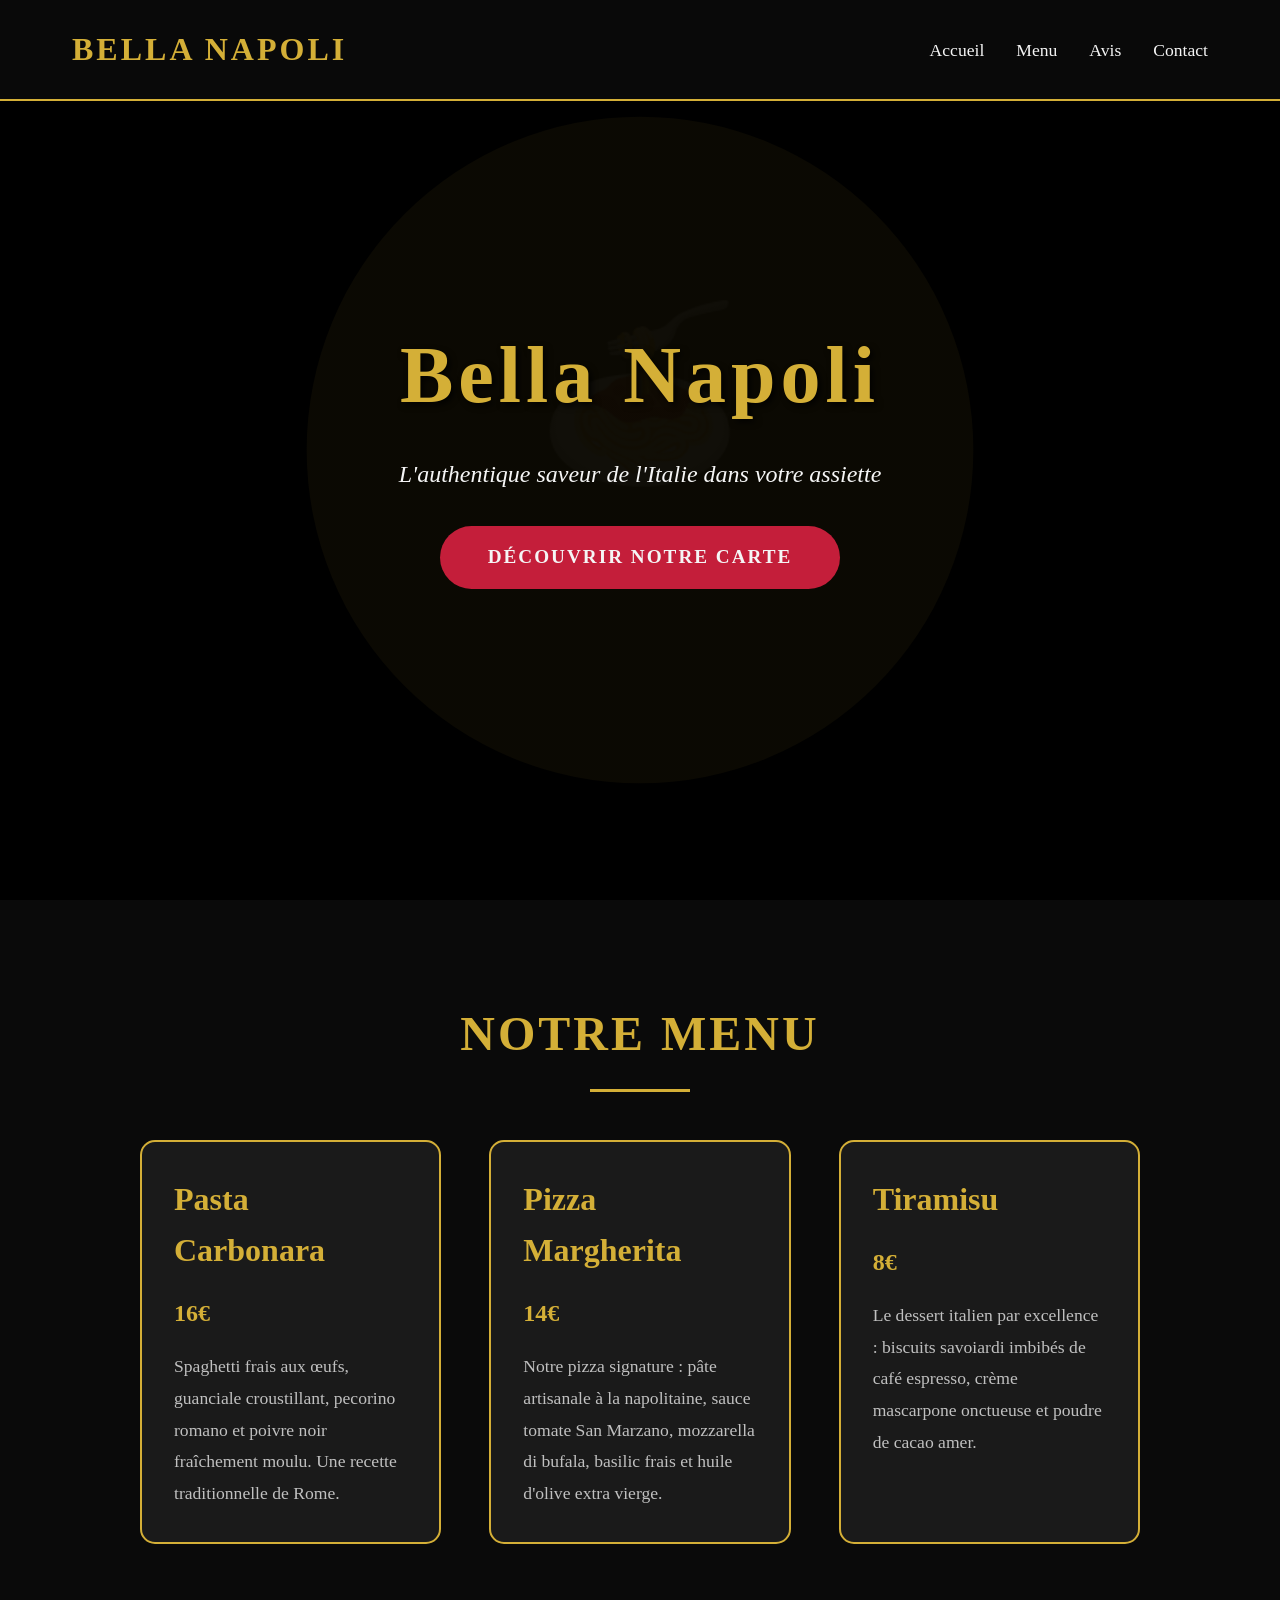
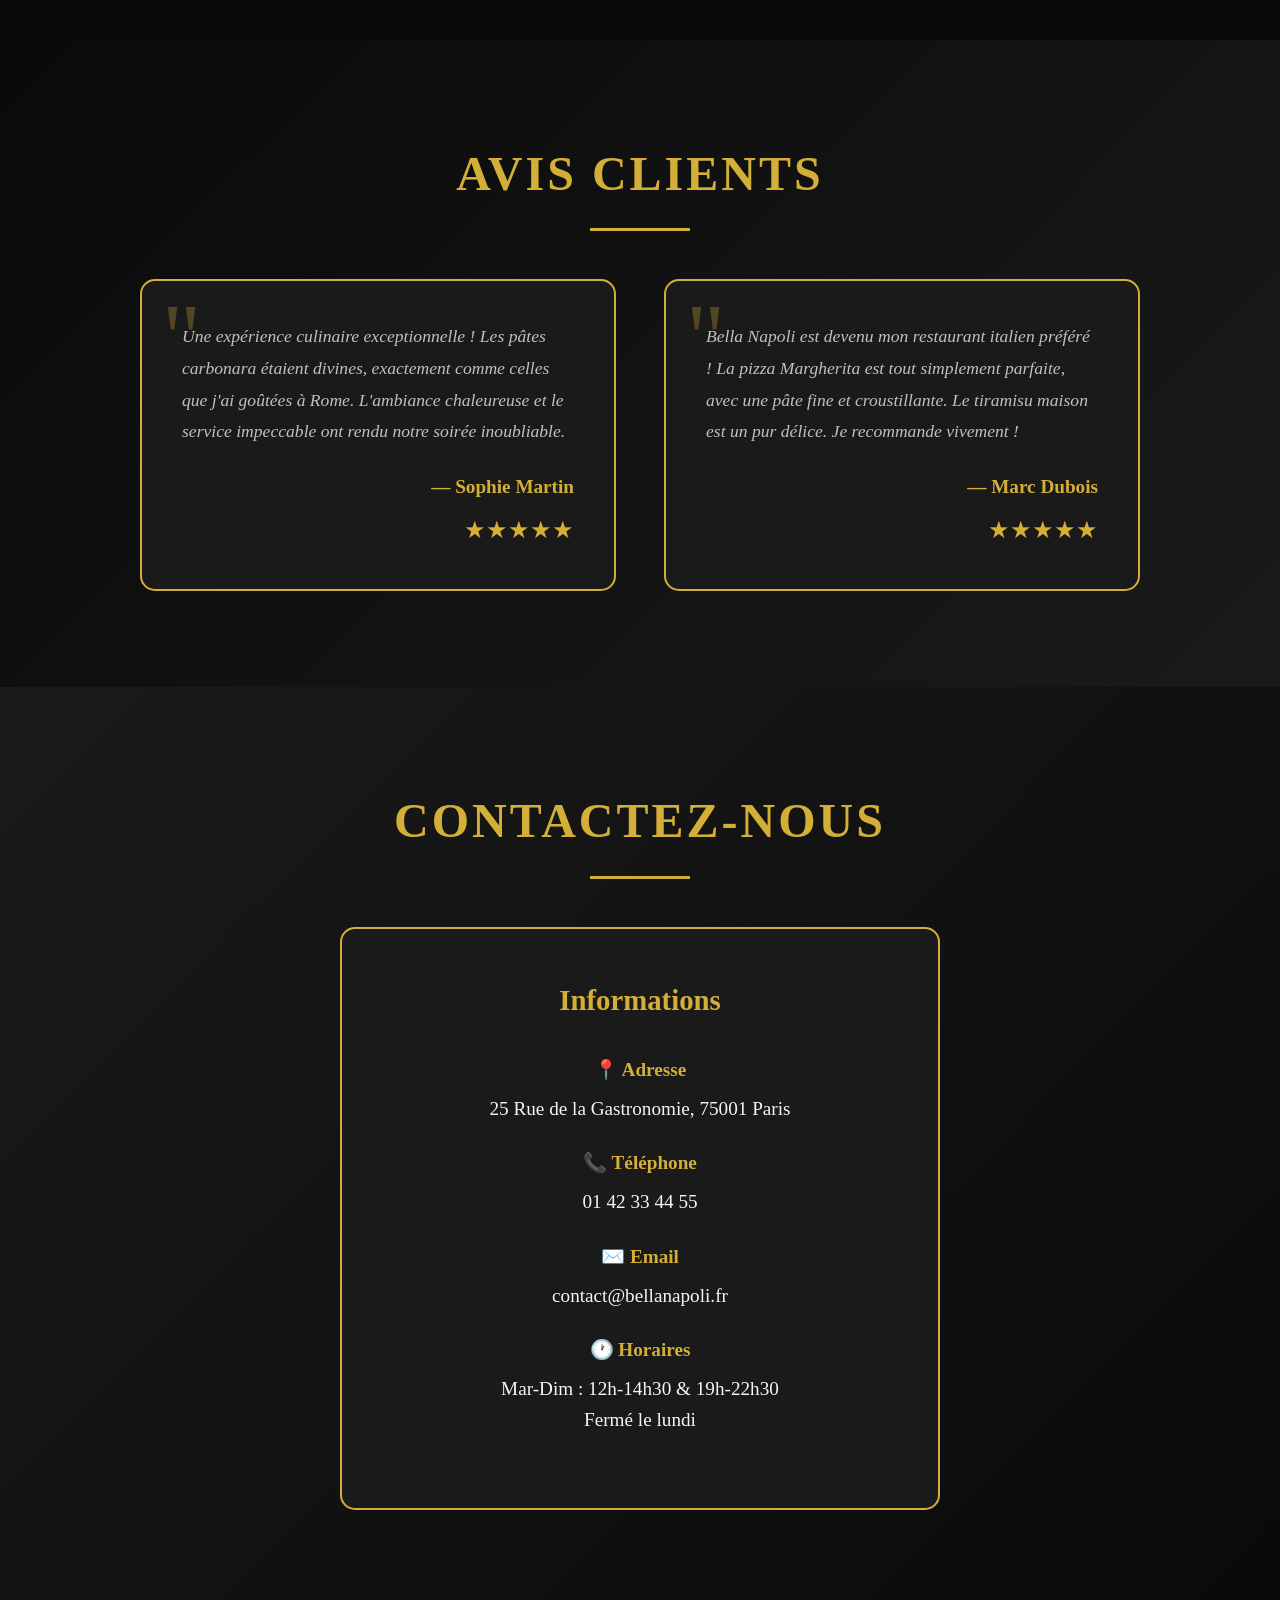
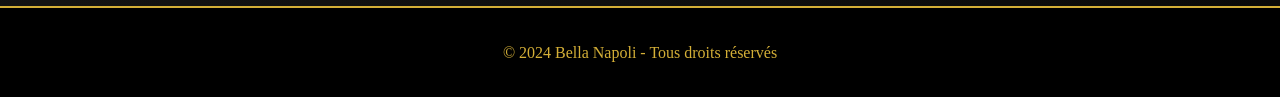
<file: workspace/bella-napoli/index.html>
<!DOCTYPE html>
<html lang="fr">
<head>
    <meta charset="UTF-8">
    <meta name="viewport" content="width=device-width, initial-scale=1.0">
    <title>Bella Napoli - Restaurant Italien</title>
    <style>
        * {
            margin: 0;
            padding: 0;
            box-sizing: border-box;
        }

        body {
            font-family: 'Georgia', serif;
            color: #f5f5f5;
            background-color: #0a0a0a;
            line-height: 1.6;
        }

        /* Header */
        header {
            position: fixed;
            width: 100%;
            top: 0;
            z-index: 1000;
            background: rgba(10, 10, 10, 0.95);
            backdrop-filter: blur(10px);
            padding: 1.5rem 0;
            border-bottom: 2px solid #d4af37;
        }

        nav {
            max-width: 1200px;
            margin: 0 auto;
            display: flex;
            justify-content: space-between;
            align-items: center;
            padding: 0 2rem;
        }

        .logo {
            font-size: 2rem;
            font-weight: bold;
            color: #d4af37;
            text-transform: uppercase;
            letter-spacing: 3px;
        }

        nav ul {
            display: flex;
            list-style: none;
            gap: 2rem;
        }

        nav a {
            color: #f5f5f5;
            text-decoration: none;
            font-size: 1.1rem;
            transition: color 0.3s ease;
        }

        nav a:hover {
            color: #d4af37;
        }

        /* Hero Section */
        .hero {
            height: 100vh;
            background: linear-gradient(rgba(0, 0, 0, 0.5), rgba(0, 0, 0, 0.5)), 
                        url('data:image/svg+xml,<svg xmlns="http://www.w3.org/2000/svg" width="1920" height="1080"><rect fill="%23000" width="1920" height="1080"/><circle cx="960" cy="540" r="400" fill="%23d4af37" opacity="0.1"/><text x="960" y="540" font-size="200" fill="%23d4af37" opacity="0.05" text-anchor="middle" font-family="serif">🍝</text></svg>');
            background-size: cover;
            background-position: center;
            background-attachment: fixed;
            display: flex;
            align-items: center;
            justify-content: center;
            text-align: center;
            position: relative;
        }

        .hero-content {
            animation: fadeInUp 1.5s ease;
        }

        .hero h1 {
            font-size: 5rem;
            color: #d4af37;
            margin-bottom: 1rem;
            text-shadow: 3px 3px 6px rgba(0, 0, 0, 0.8);
            letter-spacing: 5px;
        }

        .hero p {
            font-size: 1.5rem;
            color: #f5f5f5;
            margin-bottom: 2rem;
            font-style: italic;
        }

        .cta-button {
            display: inline-block;
            padding: 1rem 3rem;
            background: #c41e3a;
            color: #f5f5f5;
            text-decoration: none;
            font-size: 1.2rem;
            font-weight: bold;
            border-radius: 50px;
            transition: all 0.3s ease;
            text-transform: uppercase;
            letter-spacing: 2px;
        }

        .cta-button:hover {
            background: #a01729;
            transform: translateY(-5px);
            box-shadow: 0 10px 30px rgba(196, 30, 58, 0.5);
        }

        /* Menu Section */
        .menu {
            padding: 6rem 2rem;
            background: #0a0a0a;
        }

        .section-title {
            text-align: center;
            font-size: 3rem;
            color: #d4af37;
            margin-bottom: 3rem;
            text-transform: uppercase;
            letter-spacing: 3px;
            position: relative;
        }

        .section-title::after {
            content: '';
            display: block;
            width: 100px;
            height: 3px;
            background: #d4af37;
            margin: 1rem auto;
        }

        .menu-container {
            max-width: 1000px;
            margin: 0 auto;
            display: grid;
            grid-template-columns: repeat(auto-fit, minmax(300px, 1fr));
            gap: 3rem;
        }

        .menu-item {
            background: #1a1a1a;
            padding: 2rem;
            border-radius: 15px;
            border: 2px solid #d4af37;
            transition: all 0.3s ease;
            position: relative;
            overflow: hidden;
        }

        .menu-item::before {
            content: '';
            position: absolute;
            top: -50%;
            left: -50%;
            width: 200%;
            height: 200%;
            background: radial-gradient(circle, rgba(212, 175, 55, 0.1) 0%, transparent 70%);
            opacity: 0;
            transition: opacity 0.3s ease;
        }

        .menu-item:hover::before {
            opacity: 1;
        }

        .menu-item:hover {
            transform: translateY(-10px);
            box-shadow: 0 15px 40px rgba(212, 175, 55, 0.3);
        }

        .menu-item h3 {
            font-size: 2rem;
            color: #d4af37;
            margin-bottom: 1rem;
        }

        .menu-item .price {
            font-size: 1.5rem;
            color: #d4af37;
            font-weight: bold;
            margin-bottom: 1rem;
        }

        .menu-item p {
            font-size: 1.1rem;
            color: #c0c0c0;
            line-height: 1.8;
        }

        /* Testimonials Section */
        .testimonials {
            padding: 6rem 2rem;
            background: linear-gradient(135deg, #0a0a0a 0%, #1a1a1a 100%);
        }

        .testimonials-container {
            max-width: 1000px;
            margin: 0 auto;
            display: grid;
            grid-template-columns: repeat(auto-fit, minmax(350px, 1fr));
            gap: 3rem;
        }

        .testimonial {
            background: #1a1a1a;
            padding: 2.5rem;
            border-radius: 15px;
            border: 2px solid #d4af37;
            position: relative;
            transition: all 0.3s ease;
        }

        .testimonial:hover {
            transform: translateY(-10px);
            box-shadow: 0 15px 40px rgba(212, 175, 55, 0.3);
        }

        .testimonial::before {
            content: '"';
            position: absolute;
            top: -20px;
            left: 20px;
            font-size: 6rem;
            color: #d4af37;
            opacity: 0.3;
            font-family: Georgia, serif;
        }

        .testimonial-text {
            font-size: 1.1rem;
            color: #c0c0c0;
            line-height: 1.8;
            margin-bottom: 1.5rem;
            font-style: italic;
        }

        .testimonial-author {
            text-align: right;
            color: #d4af37;
            font-size: 1.2rem;
            font-weight: bold;
        }

        .testimonial-rating {
            text-align: right;
            color: #d4af37;
            font-size: 1.5rem;
            margin-top: 0.5rem;
        }

        /* Contact Section */
        .contact {
            padding: 6rem 2rem;
            background: linear-gradient(135deg, #1a1a1a 0%, #0a0a0a 100%);
        }

        .contact-container {
            max-width: 600px;
            margin: 0 auto;
        }

        .contact-info {
            background: #1a1a1a;
            padding: 3rem;
            border-radius: 15px;
            border: 2px solid #d4af37;
            text-align: center;
        }

        .contact-info h3 {
            font-size: 1.8rem;
            color: #d4af37;
            margin-bottom: 2rem;
        }

        .contact-item {
            margin: 1.5rem 0;
            font-size: 1.2rem;
            color: #f5f5f5;
        }

        .contact-item strong {
            color: #d4af37;
            display: block;
            margin-bottom: 0.5rem;
        }

        /* Footer */
        footer {
            background: #000;
            padding: 2rem;
            text-align: center;
            color: #d4af37;
            border-top: 2px solid #d4af37;
        }

        /* Animations */
        @keyframes fadeInUp {
            from {
                opacity: 0;
                transform: translateY(50px);
            }
            to {
                opacity: 1;
                transform: translateY(0);
            }
        }

        /* Responsive */
        @media (max-width: 768px) {
            .hero h1 {
                font-size: 3rem;
            }

            .hero p {
                font-size: 1.2rem;
            }

            nav ul {
                gap: 1rem;
            }

            .logo {
                font-size: 1.5rem;
            }

            .section-title {
                font-size: 2rem;
            }

            .menu-container, .testimonials-container {
                grid-template-columns: 1fr;
            }
        }
    </style>
</head>
<body>
    <!-- Header -->
    <header>
        <nav>
            <div class="logo">Bella Napoli</div>
            <ul>
                <li><a href="#hero">Accueil</a></li>
                <li><a href="#menu">Menu</a></li>
                <li><a href="#avis">Avis</a></li>
                <li><a href="#contact">Contact</a></li>
            </ul>
        </nav>
    </header>

    <!-- Hero Section -->
    <section id="hero" class="hero">
        <div class="hero-content">
            <h1>Bella Napoli</h1>
            <p>L'authentique saveur de l'Italie dans votre assiette</p>
            <a href="#menu" class="cta-button">Découvrir notre carte</a>
        </div>
    </section>

    <!-- Menu Section -->
    <section id="menu" class="menu">
        <h2 class="section-title">Notre Menu</h2>
        <div class="menu-container">
            <div class="menu-item">
                <h3>Pasta Carbonara</h3>
                <p class="price">16€</p>
                <p>Spaghetti frais aux œufs, guanciale croustillant, pecorino romano et poivre noir fraîchement moulu. Une recette traditionnelle de Rome.</p>
            </div>
            <div class="menu-item">
                <h3>Pizza Margherita</h3>
                <p class="price">14€</p>
                <p>Notre pizza signature : pâte artisanale à la napolitaine, sauce tomate San Marzano, mozzarella di bufala, basilic frais et huile d'olive extra vierge.</p>
            </div>
            <div class="menu-item">
                <h3>Tiramisu</h3>
                <p class="price">8€</p>
                <p>Le dessert italien par excellence : biscuits savoiardi imbibés de café espresso, crème mascarpone onctueuse et poudre de cacao amer.</p>
            </div>
        </div>
    </section>

    <!-- Testimonials Section -->
    <section id="avis" class="testimonials">
        <h2 class="section-title">Avis Clients</h2>
        <div class="testimonials-container">
            <div class="testimonial">
                <p class="testimonial-text">Une expérience culinaire exceptionnelle ! Les pâtes carbonara étaient divines, exactement comme celles que j'ai goûtées à Rome. L'ambiance chaleureuse et le service impeccable ont rendu notre soirée inoubliable.</p>
                <div class="testimonial-author">— Sophie Martin</div>
                <div class="testimonial-rating">★★★★★</div>
            </div>
            <div class="testimonial">
                <p class="testimonial-text">Bella Napoli est devenu mon restaurant italien préféré ! La pizza Margherita est tout simplement parfaite, avec une pâte fine et croustillante. Le tiramisu maison est un pur délice. Je recommande vivement !</p>
                <div class="testimonial-author">— Marc Dubois</div>
                <div class="testimonial-rating">★★★★★</div>
            </div>
        </div>
    </section>

    <!-- Contact Section -->
    <section id="contact" class="contact">
        <h2 class="section-title">Contactez-nous</h2>
        <div class="contact-container">
            <div class="contact-info">
                <h3>Informations</h3>
                <div class="contact-item">
                    <strong>📍 Adresse</strong>
                    25 Rue de la Gastronomie, 75001 Paris
                </div>
                <div class="contact-item">
                    <strong>📞 Téléphone</strong>
                    01 42 33 44 55
                </div>
                <div class="contact-item">
                    <strong>✉️ Email</strong>
                    contact@bellanapoli.fr
                </div>
                <div class="contact-item">
                    <strong>🕐 Horaires</strong>
                    Mar-Dim : 12h-14h30 & 19h-22h30<br>
                    Fermé le lundi
                </div>
            </div>
        </div>
    </section>

    <!-- Footer -->
    <footer>
        <p>&copy; 2024 Bella Napoli - Tous droits réservés</p>
    </footer>
</body>
</html>
</file>
